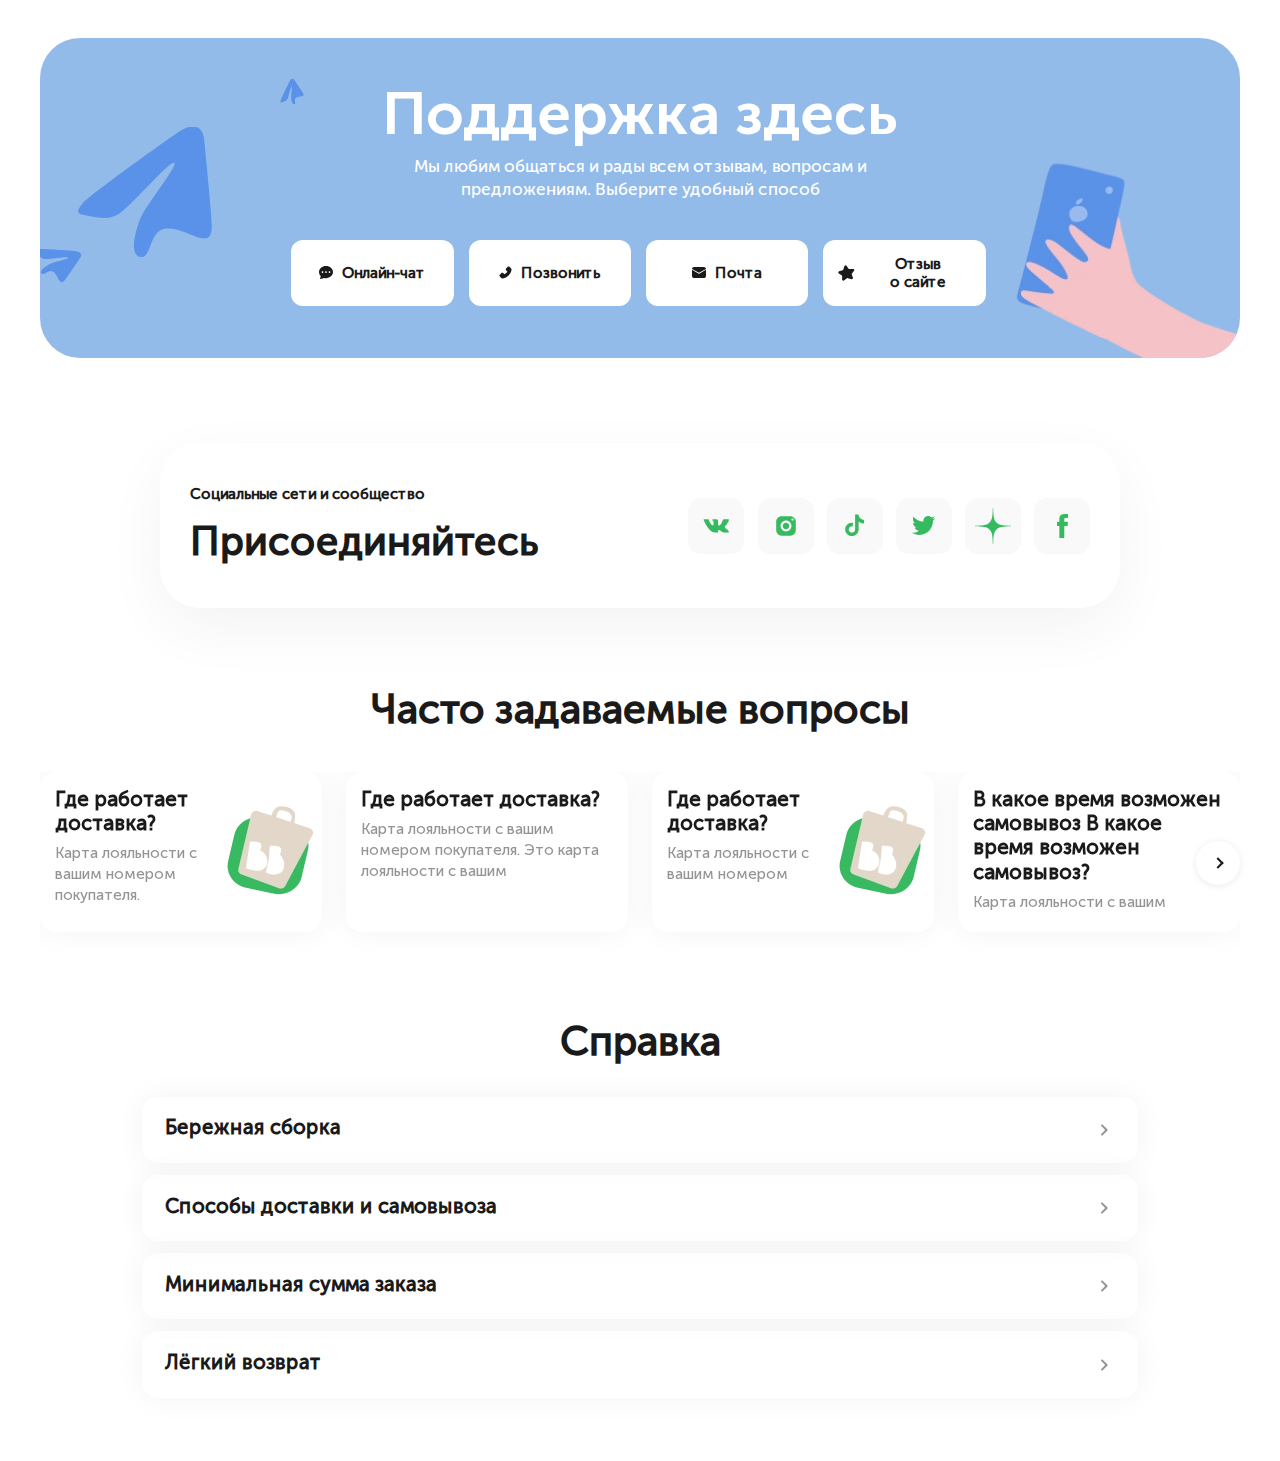
<file: index.html>
<!DOCTYPE html>
<html lang="en">
<head>
    <meta charset="UTF-8">
    <meta name="viewport" content="width=device-width, initial-scale=1.0">
    <title>Document</title>
    <link rel="stylesheet" href="https://cdn.jsdelivr.net/npm/swiper@11/swiper-bundle.min.css"/>
    <link rel="stylesheet" type="text/css" href="style.css">
</head>
<body>
    <header>

    </header>
    <section class="support">
        <div class="container">
            <div class="support__wrapper">
                <div class="support__inner">
                    <h1 class="support__title">Поддержка здесь</h1>
                    <p class="support__txt">Мы любим общаться и рады всем отзывам, вопросам и предложениям. Выберите удобный способ</p>
                    <ul class="support__list">
                        <li class="support__item">
                            <a class="support__item-link" href="#" class="support__link">Онлайн-чат</a>
                        </li>
                        <li class="support__item">
                            <a class="support__item-link" href="tel:#" class="support__link">Позвонить</a>
                        </li>
                        <li class="support__item">
                            <a class="support__item-link" href="mailto:#" class="support__link">Почта</a>
                        </li>
                        <li class="support__item">
                            <a class="support__item-link" href="mailto:#" class="support__link">Отзыв о&nbsp;сайте</a>
                        </li>
                    </ul>
                </div>
            </div>
        </div>
    </section>
    <section class="social">
        <div class="container">
            <div class="social__wrapper">
                <div class="social__left social__column">
                    <h2 class="social__title">Социальные сети и сообщество</h2>
                    <p class="social__txt">Присоединяйтесь</p>
                </div>
                <div class="social__right social__column">
                    <ul class="social__list">
                        <li class="social__item">
                            <a href="#" class="social__link">
                                <svg width="26" height="14" viewBox="0 0 26 14" fill="none" xmlns="http://www.w3.org/2000/svg">
                                    <path d="M23.1737 9.62652C25.1957 11.3914 25.616 12.0214 25.6847 12.1289C26.5226 13.4352 24.7555 13.5943 24.7555 13.5943H21.0315C21.0315 13.5943 20.1249 13.6041 19.3503 13.0993C18.0876 12.2862 16.7652 10.7098 15.836 10.9835C15.0559 11.2127 15.0631 12.2489 15.0631 13.1349C15.0631 13.4521 14.7856 13.5943 14.1593 13.5943C13.5329 13.5943 13.2725 13.5943 12.995 13.5943C10.955 13.5943 8.74134 12.9189 6.53314 10.6502C3.4093 7.44313 0.669615 0.982714 0.669615 0.982714C0.669615 0.982714 0.507819 0.657472 0.684077 0.459305C0.883837 0.237145 1.42707 0.265581 1.42707 0.265581L5.03811 0.264693C5.03811 0.264693 5.37797 0.327786 5.62202 0.496628C5.82359 0.635256 5.93567 0.90007 5.93567 0.90007C5.93567 0.90007 6.54218 2.8693 7.31501 4.12494C8.8245 6.57581 9.52682 6.63802 10.0393 6.37409C10.7877 5.99198 10.5437 3.38649 10.5437 3.38649C10.5437 3.38649 10.5771 2.26769 10.1867 1.76916C9.88566 1.38349 9.30989 1.17821 9.05861 1.14622C8.85523 1.12045 9.19509 0.770329 9.62806 0.570385C10.2065 0.317123 10.9938 0.252252 12.3515 0.264693C13.4081 0.274468 13.7127 0.336673 14.1249 0.42998C15.3714 0.712567 15.0631 1.45814 15.0631 4.07607C15.0631 4.91495 14.9456 6.09417 15.5892 6.48517C15.8667 6.65401 16.8176 6.86018 18.5097 4.15871C19.3132 2.87729 19.9523 0.751667 19.9523 0.751667C19.9523 0.751667 20.0842 0.517955 20.2894 0.402432C20.4991 0.284243 20.4928 0.286909 20.7802 0.286909C21.0677 0.286909 23.9502 0.264693 24.5829 0.264693C25.2147 0.264693 25.8077 0.257584 25.9098 0.621926C26.0562 1.14534 25.4434 2.93861 23.8905 4.88473C21.3388 8.0785 21.0559 7.77992 23.1737 9.62652Z" fill="#36BA5F"/>
                                </svg>                                    
                            </a>
                        </li>
                        <li class="social__item">
                            <a href="#" class="social__link">
                                <svg width="20" height="20" viewBox="0 0 20 20" fill="none" xmlns="http://www.w3.org/2000/svg">
                                    <path fill-rule="evenodd" clip-rule="evenodd" d="M0.203552 5.6447C0.203552 2.63815 2.64169 0.200012 5.64824 0.200012H14.3598C17.3663 0.200012 19.8044 2.63815 19.8044 5.6447V14.3562C19.8044 17.3628 17.3663 19.8009 14.3598 19.8009H5.64824C2.64169 19.8009 0.203552 17.3628 0.203552 14.3562V5.6447ZM17.6175 3.46669C17.6175 2.8656 17.1297 2.37775 16.5286 2.37775C15.9275 2.37775 15.4396 2.8656 15.4396 3.46669C15.4396 4.06778 15.9275 4.55563 16.5286 4.55563C17.1297 4.55563 17.6175 4.06778 17.6175 3.46669ZM10.0072 4.55581C13.0137 4.55581 15.4518 6.99394 15.4518 10.0005C15.4518 13.0071 13.0137 15.4452 10.0072 15.4452C7.0006 15.4452 4.56246 13.0071 4.56246 10.0005C4.56246 6.99394 7.0006 4.55581 10.0072 4.55581ZM6.73503 9.99931C6.73503 8.1951 8.19764 6.73249 10.0019 6.73249C11.8061 6.73249 13.2687 8.1951 13.2687 9.99931C13.2687 11.8035 11.8061 13.2661 10.0019 13.2661C8.19764 13.2661 6.73503 11.8035 6.73503 9.99931Z" fill="#36BA5F"/>
                                </svg>                                    
                            </a>
                        </li>
                        <li class="social__item">
                            <a href="#" class="social__link">
                                <svg width="20" height="23" viewBox="0 0 20 23" fill="none" xmlns="http://www.w3.org/2000/svg">
                                    <path d="M19.0541 5.93278C17.8245 5.93278 16.69 5.52543 15.7789 4.83824C14.734 4.05047 13.9833 2.89491 13.7182 1.56302C13.6525 1.23394 13.6172 0.894341 13.6138 0.546326H10.1012V10.1443L10.097 15.4016C10.097 16.8071 9.18176 17.9989 7.91299 18.418C7.54478 18.5396 7.14711 18.5973 6.73302 18.5746C6.20448 18.5455 5.70917 18.386 5.27868 18.1285C4.36256 17.5806 3.74143 16.5866 3.7246 15.4496C3.69809 13.6725 5.13476 12.2236 6.91061 12.2236C7.26115 12.2236 7.5978 12.2808 7.91299 12.3848V9.76138V8.81833C7.58055 8.76909 7.24221 8.74342 6.90009 8.74342C4.95633 8.74342 3.1384 9.55139 1.83892 11.007C0.85673 12.107 0.267585 13.5104 0.176689 14.982C0.0575975 16.9153 0.764991 18.753 2.13686 20.1089C2.33843 20.3079 2.5501 20.4926 2.77145 20.6631C3.94763 21.5682 5.38557 22.0589 6.90009 22.0589C7.24221 22.0589 7.58055 22.0337 7.91299 21.9844C9.32778 21.7749 10.6332 21.1272 11.6633 20.1089C12.9291 18.8578 13.6285 17.1968 13.6361 15.4289L13.618 7.57818C14.2219 8.04402 14.8821 8.42949 15.5908 8.72869C16.6929 9.1937 17.8615 9.42935 19.0642 9.42893V6.87836V5.93194C19.0651 5.93278 19.055 5.93278 19.0541 5.93278Z" fill="#36BA5F"/>
                                </svg>                                    
                            </a>
                        </li>
                        <li class="social__item">
                            <a href="#" class="social__link">
                                <svg width="24" height="19" viewBox="0 0 24 19" fill="none" xmlns="http://www.w3.org/2000/svg">
                                    <path d="M23.3029 2.24153C22.4458 2.62158 21.5239 2.87862 20.557 2.99342C21.5442 2.40196 22.3018 1.46612 22.6594 0.349168C21.7357 0.897127 20.7121 1.29464 19.6237 1.5089C18.7517 0.580188 17.5092 -0.000213623 16.1334 -0.000213623C13.4938 -0.000213623 11.353 2.14064 11.353 4.78025C11.353 5.15495 11.3954 5.51966 11.4774 5.86975C7.50442 5.67046 3.98173 3.7674 1.62376 0.87431C1.21234 1.5802 0.97633 2.40196 0.97633 3.27791C0.97633 4.93605 1.82091 6.39989 3.10292 7.25694C2.31967 7.23234 1.58204 7.01737 0.937827 6.65836C0.937471 6.67868 0.93747 6.699 0.93747 6.71897C0.93747 9.03522 2.58598 10.9672 4.77247 11.406C4.37175 11.5158 3.94857 11.5739 3.51327 11.5739C3.20453 11.5739 2.90542 11.5444 2.61379 11.4887C3.222 13.3875 4.98709 14.7697 7.07946 14.8086C5.44307 16.0909 3.38207 16.855 1.14175 16.855C0.756719 16.855 0.375252 16.8325 0.00198364 16.7879C2.11646 18.1448 4.62986 18.9359 7.32937 18.9359C16.1224 18.9359 20.931 11.6517 20.931 5.33392C20.931 5.12678 20.9264 4.92036 20.9171 4.71573C21.8519 4.04192 22.6622 3.20019 23.3029 2.24153Z" fill="#36BA5F"/>
                                </svg>                                    
                            </a>
                        </li>
                        <li class="social__item">
                            <a href="#" class="social__link">
                                <svg width="36" height="36" viewBox="0 0 36 36" fill="none" xmlns="http://www.w3.org/2000/svg">
                                    <path fill-rule="evenodd" clip-rule="evenodd" d="M36.0009 18.1982V17.9993V17.8011C28.0305 17.5599 24.3857 17.3611 21.4787 14.5218C18.6402 11.6154 18.4405 7.97066 18.2 -0.00012207H18.001H17.8021C17.5616 7.97066 17.362 11.6154 14.5234 14.5218C11.6164 17.3611 7.97161 17.5599 0.00128174 17.8011V17.9993V18.1982C7.97161 18.4394 11.6164 18.6383 14.5234 21.4769C17.362 24.384 17.5616 28.0287 17.8021 35.9995H18.001H18.2C18.4405 28.0287 18.6402 24.384 21.4787 21.4769C24.3857 18.6383 28.0305 18.4394 36.0009 18.1982Z" fill="#36BA5F"/>
                                </svg>                                    
                            </a>
                        </li>
                        <li class="social__item">
                            <a href="#" class="social__link">
                                <svg width="11" height="24" viewBox="0 0 11 24" fill="none" xmlns="http://www.w3.org/2000/svg">
                                    <path d="M10.5573 11.9766H7.29462V23.9996H2.35138V11.9766H0.000366211V7.75125H2.35138V5.01696C2.35138 3.06166 3.27478 -0.000152588 7.33862 -0.000152588L11.0002 0.0152561V4.11668H8.3435C7.90771 4.11668 7.29494 4.33569 7.29494 5.26842V7.75518H10.9892L10.5573 11.9766Z" fill="#36BA5F"/>
                                </svg>                                    
                            </a>
                        </li>
                    </ul>
                </div>
            </div>
        </div>
    </section>
    <section class="faq">
        <div class="container">
            <h2 class="faq__title">Часто задаваемые вопросы</h2>
            <div class="faq__wrapper">
                <div class="faq__list swiper">
                    <div class="swiper-wrapper">
                        <div class="faq__item swiper-slide">
                            <div class="faq__inner">
                                <p class="faq__qa">Где работает доставка?</p>
                                <p class="faq__answer">Карта лояльности с вашим номером покупателя.</p>
                            </div>
                        </div>
                        <div class="faq__item swiper-slide">
                            <div class="faq__inner">
                                <p class="faq__qa">Где работает доставка?</p>
                                <p class="faq__answer">Карта лояльности с вашим номером покупателя. Это карта лояльности с&nbsp;вашим</p>
                            </div>
                        </div>
                        <div class="faq__item swiper-slide">
                            <div class="faq__inner">
                                <p class="faq__qa">Где работает доставка?</p>
                                <p class="faq__answer">Карта лояльности с вашим номером</p>
                            </div>
                        </div>
                        <div class="faq__item swiper-slide">
                            <div class="faq__inner">
                                <p class="faq__qa">В какое время возможен самовывоз В какое время возможен самовывоз?</p>
                                <p class="faq__answer">Карта лояльности с&nbsp;вашим </p>
                            </div>
                        </div>
                        <div class="faq__item swiper-slide">
                            <div class="faq__inner">
                                <p class="faq__qa">В какое время возможен самовывоз</p>
                                <p class="faq__answer">Карта лояльности с&nbsp;вашим </p>
                            </div>
                        </div>
                    </div>
                </div>
                <div class="faq__btns">
                    <button class="faq__button faq__button-prev"></button>
                    <button class="faq__button faq__button-next"></button>
                </div>
            </div>
        </div>
    </section>
    <section class="help">
        <div class="container">
            <h2 class="help__title">Справка</h2>
            <div class="help__list">
                <div class="help__item">
                    <div class="help__inner">
                        <p class="help__name">Бережная сборка</p>
                        <p class="help__desc">Это карта лояльности с вашим номером покупат Это карта лояльности с вашим номером покупат</p>
                    </div>
                    <button class="help__close">
                        <svg width="7" height="12" viewBox="0 0 7 12" fill="none" xmlns="http://www.w3.org/2000/svg">
                            <path d="M0.289998 0.709992C-0.100002 1.09999 -0.100002 1.72999 0.289998 2.11999L4.17 5.99999L0.289998 9.87999C-0.100002 10.27 -0.100002 10.9 0.289998 11.29C0.679998 11.68 1.31 11.68 1.7 11.29L6.29 6.69999C6.68 6.30999 6.68 5.67999 6.29 5.28999L1.7 0.699991C1.32 0.319991 0.679998 0.319992 0.289998 0.709992Z" fill="#949494" />
                        </svg>
                    </button>
                </div>
                <div class="help__item">
                    <div class="help__inner">
                        <p class="help__name">Способы доставки и самовывоза</p>
                        <p class="help__desc">Это карта лояльности с вашим номером покупат Это карта лояльности с вашим номером покупат</p>
                    </div>
                    <button class="help__close">
                        <svg width="7" height="12" viewBox="0 0 7 12" fill="none" xmlns="http://www.w3.org/2000/svg">
                            <path d="M0.289998 0.709992C-0.100002 1.09999 -0.100002 1.72999 0.289998 2.11999L4.17 5.99999L0.289998 9.87999C-0.100002 10.27 -0.100002 10.9 0.289998 11.29C0.679998 11.68 1.31 11.68 1.7 11.29L6.29 6.69999C6.68 6.30999 6.68 5.67999 6.29 5.28999L1.7 0.699991C1.32 0.319991 0.679998 0.319992 0.289998 0.709992Z" fill="#949494" />
                          </svg>
                    </button>
                </div>
                <div class="help__item">
                    <div class="help__inner">
                        <p class="help__name">Минимальная сумма заказа</p>
                        <p class="help__desc">Это карта лояльности с вашим номером покупат Это карта лояльности с вашим номером покупат</p>
                    </div>
                    <button class="help__close">
                        <svg width="7" height="12" viewBox="0 0 7 12" fill="none" xmlns="http://www.w3.org/2000/svg">
                            <path d="M0.289998 0.709992C-0.100002 1.09999 -0.100002 1.72999 0.289998 2.11999L4.17 5.99999L0.289998 9.87999C-0.100002 10.27 -0.100002 10.9 0.289998 11.29C0.679998 11.68 1.31 11.68 1.7 11.29L6.29 6.69999C6.68 6.30999 6.68 5.67999 6.29 5.28999L1.7 0.699991C1.32 0.319991 0.679998 0.319992 0.289998 0.709992Z" fill="#949494" />
                        </svg>
                    </button>
                </div>
                <div class="help__item">
                    <div class="help__inner">
                        <p class="help__name">Лёгкий возврат</p>
                        <p class="help__desc">Это карта лояльности с вашим номером покупат Это карта лояльности с вашим номером покупат</p>
                    </div>
                    <button class="help__close">
                        <svg width="7" height="12" viewBox="0 0 7 12" fill="none" xmlns="http://www.w3.org/2000/svg">
                            <path d="M0.289998 0.709992C-0.100002 1.09999 -0.100002 1.72999 0.289998 2.11999L4.17 5.99999L0.289998 9.87999C-0.100002 10.27 -0.100002 10.9 0.289998 11.29C0.679998 11.68 1.31 11.68 1.7 11.29L6.29 6.69999C6.68 6.30999 6.68 5.67999 6.29 5.28999L1.7 0.699991C1.32 0.319991 0.679998 0.319992 0.289998 0.709992Z" fill="#949494" />
                          </svg>
                    </button>
                </div>
            </div>
        </div>
    </section>
    <script src="https://cdn.jsdelivr.net/npm/swiper@11/swiper-bundle.min.js"></script>
    <script src="main.js"></script>
</body>
</html>
</file>
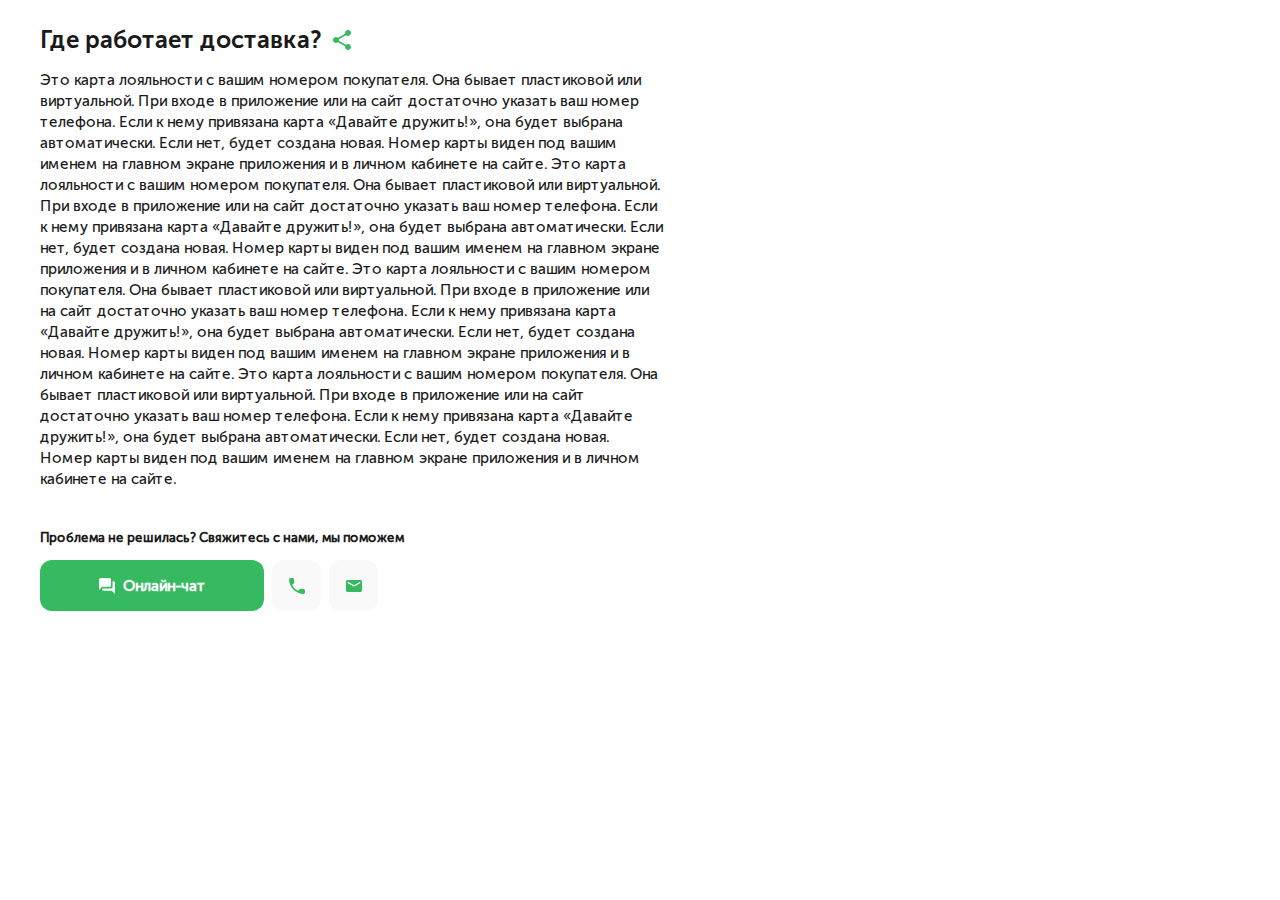
<file: location.html>
<!DOCTYPE html>
<html lang="en">
<head>
    <meta charset="UTF-8">
    <meta name="viewport" content="width=device-width, initial-scale=1.0">
    <title>Document</title>
    <link rel="stylesheet" type="text/css" href="style.css">
</head>
<body>
    <section class="location">
        <div class="container">
            <h1 class="location__title">Где работает доставка?</h1>
            <p class="location__txt">Это карта лояльности с вашим номером покупателя. Она бывает пластиковой или виртуальной. При входе в приложение или на сайт достаточно указать ваш номер телефона. Если к нему привязана карта «Давайте дружить!», она будет выбрана автоматически. Если нет, будет создана новая. Номер карты виден под вашим именем на главном экране приложения и в личном кабинете на сайте.
                Это карта лояльности с вашим номером покупателя. Она бывает пластиковой или виртуальной. При входе в приложение или на сайт достаточно указать ваш номер телефона. Если к нему привязана карта «Давайте дружить!», она будет выбрана автоматически. Если нет, будет создана новая. Номер карты виден под вашим именем на главном экране приложения и в личном кабинете на сайте.
                Это карта лояльности с вашим номером покупателя. Она бывает пластиковой или виртуальной. При входе в приложение или на сайт достаточно указать ваш номер телефона. Если к нему привязана карта «Давайте дружить!», она будет выбрана автоматически. Если нет, будет создана новая. Номер карты виден под вашим именем на главном экране приложения и в личном кабинете на сайте.
                Это карта лояльности с вашим номером покупателя. Она бывает пластиковой или виртуальной. При входе в приложение или на сайт достаточно указать ваш номер телефона. Если к нему привязана карта «Давайте дружить!», она будет выбрана автоматически. Если нет, будет создана новая. Номер карты виден под вашим именем на главном экране приложения и в личном кабинете на сайте.</p>
            <p class="location__qa">Проблема не решилась? Свяжитесь с нами, мы поможем</p>
            <ul class="location__list">
                <li class="location__item location__item--green">
                    <a href="#" class="location__link location__link--green">
                        <svg width="16" height="16" viewBox="0 0 16 16" fill="none" xmlns="http://www.w3.org/2000/svg">
                            <path d="M14.4 3.2H13.6V9.6C13.6 10.04 13.24 10.4 12.8 10.4H3.2V11.2C3.2 12.08 3.92 12.8 4.8 12.8H12.8L16 16V4.8C16 3.92 15.28 3.2 14.4 3.2ZM12 7.2V1.6C12 0.72 11.28 0 10.4 0H1.6C0.72 0 0 0.72 0 1.6V12L3.2 8.8H10.4C11.28 8.8 12 8.08 12 7.2Z" fill="white" />
                        </svg>
                        <span>Онлайн-чат</span>
                    </a>
                </li>
                <li class="location__item">
                    <a href="#" class="location__link">
                        <svg width="16" height="16" viewBox="0 0 16 16" fill="none" xmlns="http://www.w3.org/2000/svg">
                            <path d="M14.4323 10.9109L12.17 10.6526C11.6267 10.5903 11.0923 10.7773 10.7093 11.1603L9.07041 12.7992C6.54978 11.5166 4.4834 9.45909 3.20082 6.92954L4.84858 5.28177C5.23157 4.89878 5.41862 4.36436 5.35627 3.82104L5.09797 1.57652C4.99109 0.676922 4.23401 0 3.32551 0H1.78464C0.778165 0 -0.0590758 0.837245 0.0032719 1.84372C0.475333 9.45018 6.55869 15.5247 14.1562 15.9967C15.1627 16.0591 15.9999 15.2218 15.9999 14.2154V12.6745C16.0088 11.7749 15.3319 11.0178 14.4323 10.9109Z" fill="#36BA5F" />
                        </svg>
                    </a>
                </li>
                <li class="location__item">
                    <a href="#" class="location__link">
                        <svg width="16" height="12" viewBox="0 0 16 12" fill="none" xmlns="http://www.w3.org/2000/svg">
                            <path d="M14.4 0H1.6C0.72 0 0 0.675 0 1.5V10.5C0 11.325 0.72 12 1.6 12H14.4C15.28 12 16 11.325 16 10.5V1.5C16 0.675 15.28 0 14.4 0ZM14.08 3.1875L8.848 6.255C8.328 6.5625 7.672 6.5625 7.152 6.255L1.92 3.1875C1.72 3.0675 1.6 2.865 1.6 2.6475C1.6 2.145 2.184 1.845 2.64 2.1075L8 5.25L13.36 2.1075C13.816 1.845 14.4 2.145 14.4 2.6475C14.4 2.865 14.28 3.0675 14.08 3.1875Z" fill="#36BA5F" />
                        </svg>
                    </a>
                </li>
            </ul>
            </div>
    </section>
</body>
</html>
</file>
<file: style.css>
*, ::before, ::after {
    box-sizing: border-box;
}

:root {
    --font-family: "Museo Sans Cyrl 500", sans-serif;
    --second-family: "Museo Sans VkusVill", sans-serif;
}

@font-face {
    font-family: 'Museo Sans Cyrl 500';
    src: url('./fonts/MuseoSansCyrl-500.eot');
    src: url('./fonts/MuseoSansCyrl-500.eot?#iefix') format('embedded-opentype'),
        url('./fonts/MuseoSansCyrl-500.woff2') format('woff2'),
        url('./fonts/MuseoSansCyrl-500.woff') format('woff'),
        url('./fonts/MuseoSansCyrl-500.ttf') format('truetype');
    font-weight: normal;
    font-style: normal;
    font-display: swap;
}

@font-face {
    font-family: 'Museo Sans Cyrl 700';
    src: url('./fonts/MuseoSansCyrl-700.eot');
    src: url('./fonts/MuseoSansCyrl-700.eot?#iefix') format('embedded-opentype'),
        url('./fonts/MuseoSansCyrl-700.woff2') format('woff2'),
        url('./fonts/MuseoSansCyrl-700.woff') format('woff'),
        url('./fonts/MuseoSansCyrl-700.ttf') format('truetype');
    font-weight: normal;
    font-style: normal;
    font-display: swap;
}

@font-face {
    font-family: 'Museo Sans Cyrl 900';
    src: url('./fonts/MuseoSansCyrl-900.eot');
    src: url('./fonts/MuseoSansCyrl-900.eot?#iefix') format('embedded-opentype'),
        url('./fonts/MuseoSansCyrl-900.woff2') format('woff2'),
        url('./fonts/MuseoSansCyrl-900.woff') format('woff'),
        url('./fonts/MuseoSansCyrl-900.ttf') format('truetype');
    font-weight: bold;
    font-style: normal;
    font-display: swap;
}

html {
    font-size: 15px;
}

body {
    margin: 0;
    position: relative;
    min-width: 320px;
    width: 100%;
    max-width: 100vw;
    height: auto;
    font-family: var(--font-family);
    font-size: 15px;
    font-weight: 400;
    line-height: 1.4;
    color: #1a1a1a;
}

a {
    text-decoration: none;
}

ul {
    margin: 0;
    padding: 0;
    list-style: none;
}

.container {
    padding: 0 2.667rem;
    margin: 0 auto;
    max-width: 1280px;
    width: 100%;
}
 
.support {
    position: relative;
    margin: 2.5rem 0 3rem;
}
.support__wrapper {
    position: relative;
    padding: 2.7rem 2.5rem 3.5rem;
    background: #93bbea;
    border-radius: 40px;
    overflow: hidden;
}

.support__wrapper::before {
    position: absolute;
    content: "";
    right: 0;
    bottom: 0;
    width: 22vw;
    height: 17.9vw;
    background-image: url("./img/hand.webp");
    background-repeat: no-repeat;
    background-size: contain;
}

.support__wrapper::after {
    position: absolute;
    content: "";
    left: 0;
    bottom: 5rem;
    width: 42px;
    height: 34px;
    background-image: url("./img/plane1.svg");
    background-repeat: no-repeat;
    background-size: contain;
}

.support__inner {
    position: relative;
}

.support__inner::before {
    position: absolute;
    content: "";
    left: 18%;
    top: 0;
    width: 24px;
    height: 27px;
    background-image: url("./img/plane2.svg");
    background-repeat: no-repeat;
    background-size: contain;
}

.support__inner::after {
    position: absolute;
    content: "";
    left: 0;
    top: 50%;
    transform: translateY(-50%);
    width: 134px;
    height: 131px;
    background-image: url("./img/plane-big.svg");
    background-repeat: no-repeat;
    background-size: contain;
}

.support__title {
    position: relative;
    z-index: 2;
    margin: 0 0 .3rem;
    font-family: 'Museo Sans Cyrl 700';
    font-size: 4rem;
    line-height: 120%;
    text-align: center;
    color: #fff;
}

.support__txt {
    position: relative;
    z-index: 2;
    margin: 0 auto 2.5rem;
    max-width: 50%;
    font-size: 1.133rem;
    text-align: center;
    color: #fff;
}

.support__list {
    position: relative;
    z-index: 2;
    margin: 0 auto;
    max-width: 62%;
    display: flex;
    align-items: stretch;
    flex-wrap: wrap;
}

.support__item {
    margin-right: 1rem;
    display: flex;
    align-items: center;
    justify-content: center;
    flex: 0 0 calc(25% - .8rem);
    max-width: calc(25% - .8rem);
    border-radius: 12px;
    background: #fff;
}

.support__item:last-child,.support__item:nth-child(4n) {
    margin-right: 0;
}

.support__item-link::before {
    margin-right: .6rem;
    flex-shrink: 0;
    display: block;
    content: "";
    background-size: contain;
    background-repeat: no-repeat;
}

.support__item:first-child .support__item-link::before {
    width: 14px;
    height: 13px;
    background-image: url("./img/online.svg");
}

.support__item:nth-child(2) .support__item-link::before {
    width: 13px;
    height: 13px;
    background-image: url("./img/phone.svg");
}

.support__item:nth-child(3) .support__item-link::before {
    width: 14px;
    height: 11px;
    background-image: url("./img/email.svg");
}

.support__item:nth-child(4) .support__item-link::before {
    width: 18px;
    height: 16px;
    background-image: url("./img/star.svg");
}

.support__item-link {
    display: flex;
    align-items: center;
    justify-content: center;
    position: relative;
    padding: 1rem 1rem;
    font-weight: 600;
    font-size: 1rem;
    line-height: 120%;
    text-align: center;
    color: #1a1a1a;
    transition: .3s linear;
}

.support__item-link:hover {
    opacity: .7;
}

.social {
    padding-top: calc(20px + (54 - 20) * (100vw - 360px) / (1920 - 360));
    padding-bottom: calc(20px + (54 - 20) * (100vw - 360px) / (1920 - 360));
}

.social__wrapper {
    margin: 0 auto;
    padding: 2.8rem 2rem;
    display: flex;
    align-items: center;
    width: 80%;
    box-shadow: 0 20px 60px 0 rgba(26, 26, 26, 0.05);
    background: #fff;
    border-radius: 40px;
}

.social__column {
    flex: 1;
}

.social__title {
    margin: 0 0 1rem;
    font-weight: 600;
    font-size: 1rem;
    line-height: 120%;
}

.social__txt {
    margin: 0;
    font-weight: 600;
    font-size: 2.66rem;
    line-height: 120%;
}

.social__list {
    display: flex;
    align-items: center;
    justify-content: flex-end;
}

.social__item {
    margin-right: .875rem;
}

.social__item:last-child {
    margin-right: 0;
}

.social__link {
    display: flex;
    align-items: center;
    justify-content: center;
    width: 56px;
    height: 56px;
    border-radius: 13px;
    background-color: #f9f9f9;
    transition: .3s linear;
}

.social__link:hover {
    opacity: .7;
}

.social__link svg path {
    transition: .3s linear;
}

.social__link:hover svg path {
    fill: #93bbea;
}

.faq {
    padding-top: calc(20px + (50 - 20) * (100vw - 360px) / (1920 - 360));
    padding-bottom: calc(20px + (40 - 20) * (100vw - 360px) / (1920 - 360));
}

.faq__title {
    margin: 0 0 2.5rem;
    font-weight: 600;
    font-size: 2.7rem;
    line-height: 120%;
    text-align: center;
}

.faq__item {
    position: relative;
    padding: 1rem;
    min-height: 160px;
    height: auto;
    border-radius: 16px;
    box-shadow: 0 0 30px 0 rgba(0, 0, 0, 0.05);
}

.faq__item:nth-child(odd)::before {
    position: absolute;
    content: "";
    top: 50%;
    right: 0;
    height: 100%;
    width: 104px;
    transform: translateY(-50%);
    background-image: url("./img/faq-bg.webp");
    background-size: contain;
    background-position: right center;
    background-repeat: no-repeat;
}

.faq__item:nth-child(odd) .faq__inner {
    max-width: 75%;
}

.faq__qa {
    margin: 0 0 .5rem;
    font-weight: 600;
    font-size: 1.35rem;
    line-height: 120%;
}

.faq__answer {
    margin: 0;
    font-size: 1rem;
    color: #949494;
}

.faq__button {
    position: absolute;
    z-index: 2;
    top: 50%;
    display: flex;
    align-items: center;
    justify-content: center;
    width: 44px;
    height: 44px;
    background-color: #fff;
    border-radius: 50%;
    box-shadow: 0 1px 7px 0 rgba(0, 0, 0, 0.09);
    border: none;
    cursor: pointer;
    transition: .3s linear;
}

.faq__button-prev {
    left: 0;
    transform: translateY(-50%);
}

.faq__button-next {
    right: 0;
    transform: translateY(-50%);
}

.faq__button::before {
    display: block;
    content: "";
    width: 8px;
    height: 8px;
    border-bottom: 2px solid #1a1a1a;
    border-right: 2px solid #1a1a1a;
}

.faq__button-prev::before {
    transform: rotate(135deg);
}

.faq__button-next::before {
    transform: rotate(-45deg);
}

.faq__button:hover {
    opacity: .7;
}

.faq__wrapper {
    position: relative;
}

.faq__wrapper .swiper-button-disabled {
    display: none;
}

.faq__wrapper .swiper-wrapper {
    padding-bottom: 1.5rem;
    align-items: stretch;
}

.help {
    padding-top: calc(20px + (40 - 20) * (100vw - 360px) / (1920 - 360));
    padding-bottom: calc(40px + (80 - 40) * (100vw - 360px) / (1920 - 360));
}

.help__title {
    margin: 0 0 2rem;
    font-weight: 600;
    font-size: 2.7rem;
    line-height: 120%;
    text-align: center;
}

.help__list {
    margin: 0 auto;
    width: 83%;
}

.help__item {
    margin-bottom: 12px;
    padding: 1.25rem 1.5rem;
    display: flex;
    align-items: center;
    justify-content: space-between;
    border-radius: 16px;
    box-shadow: 0 0 30px 0 rgba(0, 0, 0, 0.05);
    cursor: pointer;
}

.help__item:last-child {
    margin-bottom: 0;
}

.help__name {
    margin: 0 0 .3rem;
    font-weight: 600;
    font-size: 1.35rem;
    line-height: 120%;
}

.help__desc {
    margin: 0 0 .5rem;
    height: 0;
    max-height: 999px;
    max-width: 70%;
    opacity: 0;
    overflow: hidden;
    font-size: 0.867rem;
    color: #949494;
    transition: .5s linear;
}

.help__item.active .help__desc {
    height: auto;
    opacity: 1;
    overflow: visible;
}

.help__desc:last-child {
    margin-bottom: 0;
}

.help__close {
    padding: 0;
    display: flex;
    align-items: center;
    justify-content: center;
    width: 22px;
    height: 22px;
    background-color: transparent;
    border: 0;
    cursor: pointer;
    outline: none;
}

.help__close svg path {
    fill: #949494;
    transition: .3s linear;
}

.help__item:hover .help__close svg path {
    fill: #93bbea;
}

.help__close svg {
    display: block;
    transition: .3s linear;
}

.help__close.active svg {
    transform: rotate(90deg);
}

.location {
    padding-top: calc(20px + (30 - 20) * (100vw - 360px) / (1920 - 360));
    padding-bottom: calc(40px + (80 - 40) * (100vw - 360px) / (1920 - 360));
}

.location__txt {
    margin: 0 0 2.66rem;
    width: 52%;
    font-size: 1rem;
}

.location__title {
    margin: 0 0 1rem;
    display: flex;
    align-items: center;
    font-weight: 700;
    font-size: 1.6rem;
    line-height: 120%;
    font-family: "Museo Sans Cyrl 700";
}

.location__title::after {
    display: block;
    content: "";
    margin-left: 12px;
    width: 18px;
    height: 20px;
    background-image: url("./img/el.svg");
    background-size: contain;
    background-repeat: no-repeat;
}

.location__qa {
    margin: 0 0 1rem;
    font-weight: 600;
    font-size: 13px;
    line-height: 120%;
}

.location__list {
    display: flex;
    align-items: stretch;
}

.location__item {
    margin-right: 8px;
    background: #f9f9f9;
    border-radius: 12px;
}

.location__item:last-child {
    margin-right: 0;
}

.location__link {
    padding: 1.1rem;
    display: flex;
    align-items: center;
    justify-content: center;
    height: 100%;
    
    transition: .3s linear;
}

.location__item--green {
    min-width: 224px;
    background: #36ba5f;
}

.location__link:hover {
    opacity: .7;
}

.location__link--green span {
    margin-left: 8px;
    display: block;
    font-weight: 600;
    font-size: 15px;
    line-height: 120%;
    text-align: center;
    color: #fff;
}

.location__link svg {
    flex-shrink: 0;
}

@media screen and (min-width: 2500px) {
    body {
        zoom: 1.333;
    }
}

@media screen and (max-width: 1279px) {
    .support__item:nth-child(4) .support__item-link::before {
        width: 16px;
    }
    .support__title {
        font-size: 3rem;
    }

    .support__list {
        max-width: 80%;
    }

    .support__inner::after {
        width: 113px;
        height: 115px;
    }

    .social__txt {
        font-size: 2.2rem;
    }

    .social__link {
        width: 54px;
        height: 54px;
    }

    .social__wrapper {
        padding: 2.5rem 1.8rem;
        width: 85%;
    }

    .faq__title,
    .help__title {
        font-size: 2.2rem;
    }

    .faq__qa,
    .help__name {
        font-size: 1.2rem;
    }

    .location__txt {
        margin: 0 0 2.2rem;
        width: 80%;
    }
}

@media screen and (max-width: 1023px) {
    .container {
        padding: 0 2rem;
    }

    .support__title {
        font-size: 2.7rem;
    }

    .support__wrapper {
        padding: 2.3rem 1.5rem 3rem;
        border-radius: 30px;
    }

    .support__list {
        max-width: 100%;
    }

    .support__item {
        margin-bottom: 1rem;
        flex: 0 0 calc(50% - .5rem);
        max-width: calc(50% - .5rem);
        border-radius: 10px;
    }

    .support__item:nth-child(2n) {
        margin-right: 0;
    }

    .support__inner::after {
        top: 35%;
        width: 87px;
        height: 85px;
    }

    .support__wrapper::after {
        bottom: 5rem;
        width: 27px;
        height: 24px;
    }

    .support__item-link {
        padding: 0.8rem 0.8rem;
    }

    .support__txt {
        margin: 0 auto 2rem;
        max-width: 80%;
        font-size: 1.1rem;
        line-height: 120%;
    }

    .social__wrapper {
        padding: 2rem 1.5rem;
        width: 90%;
        display: block;
        border-radius: 30px;
    }

    .social__txt, .faq__title, .help__title {
        font-size: 2rem;
    }

    .social__left {
        margin-bottom: 1.5rem;
    }

    .social__list {
        justify-content: flex-start;
    }

    .help__list {
        width: 100%;
    }

    .location__txt {
        margin: 0 0 2rem;
        width: 100%;
    }

    .location__title {
        font-size: 1.4rem;
    }
}

@media screen and (max-width: 767px) {
    .support__title {
        font-size: 2.4rem;
    }

    .support__txt {
        margin-bottom: 1.5rem;
        max-width: 85%;
        font-size: 1rem;
    }

    .support__inner::after {
        top: 15%;
        width: 40px;
        height: 40px;
    }

    .support__inner::before {
        left: 12%;
        width: 20px;
        height: 20px;
    }

    .support__wrapper {
        padding: 2rem 1.5rem 2rem;
        border-radius: 20px;
    }

    .support__wrapper::after {
        bottom: 7rem;
        width: 20px;
        height: 20px;
    }

    .social__txt, .faq__title, .help__title {
        margin-bottom: 1.5rem;
        font-size: 1.8rem;
    }

    .social__wrapper {
        padding: 1.5rem;
        width: 100%;
        border-radius: 20px;
    }

    .faq__qa, .help__name {
        font-size: 1.1rem;
    }

    .faq__item,
    .help__item {
        border-radius: 10px;
    }
}

@media screen and (max-width: 599px) {
    .support__title {
        font-size: 2.2rem;
    }

    .support__txt {
        margin-bottom: 1rem;
        max-width: 100%;
    }

    .support__wrapper {
        padding: 1.5rem;
    }

    .support__inner::after {
        top: 10%;
        width: 30px;
        height: 30px;
    }

    .social__txt, .faq__title, .help__title {
        margin-bottom: 1rem;
        font-size: 1.5rem;
        line-height: 1.1;
    }
}

@media screen and (max-width: 533px) {
    .support__title {
        font-size: 2rem;
    }

    .support__list {
        display: block;
    }

    .support__item {
        max-width: 100%;
        margin-right: 0;
    }

    .support__inner::after {
        top: 30%;
        width: 24px;
        height: 24px;
    }

    .support__inner::before {
        display: none;
    }

    .container {
        padding: 0 1rem;
    }

    .social__link {
        width: 45px;
        height: 45px;
        border-radius: 10px;
    }

    .social__wrapper, .support__wrapper {
        border-radius: 15px;
    }

    .faq__item {
        min-height: auto;
    }

    .faq__button {
        width: 30px;
        height: 30px;
    }

    .support {
        position: relative;
        margin: 1.5rem 0 1.5rem;
    }

    .location__txt {
        margin: 0 0 1.5rem;
    }
}

@media screen and (max-width: 413px) {
    .social__link {
        width: 35px;
        height: 35px;
    }

    .social__list {
        flex-wrap: wrap;
    }

    .social__link svg {
        display: block;
        width: 70%;
    }
}

@media screen and (max-width: 374px) {
    .support__title {
        font-size: 1.8rem;
    }

    .support__txt {
        font-size: 0.9rem;
    }

    .support__inner::after {
        top: 27%;
        width: 19px;
        height: 19px;
    }

    .social__item {
        margin-right: 0.675rem;
    }

    .social__wrapper,
    .support__wrapper {
        padding: 1rem;
    }

    .faq__qa, .help__name {
        font-size: 1rem;
    }

    .help__item {
        padding: 1rem;
    }

    .social__title {
        margin-bottom: .5rem;
    }

    .social__link {
        width: 33px;
        height: 33px;
    }

    .support__item-link {
        padding: 0.6rem 0.6rem;
    }

    .location__title {
        font-size: 1.2rem;
    }

    .location__list {
        flex-wrap: wrap;
    }

    .location__item--green {
        margin-bottom: 1rem;
        margin-right: 0;
        width: 100%;
    }
}
</file>
